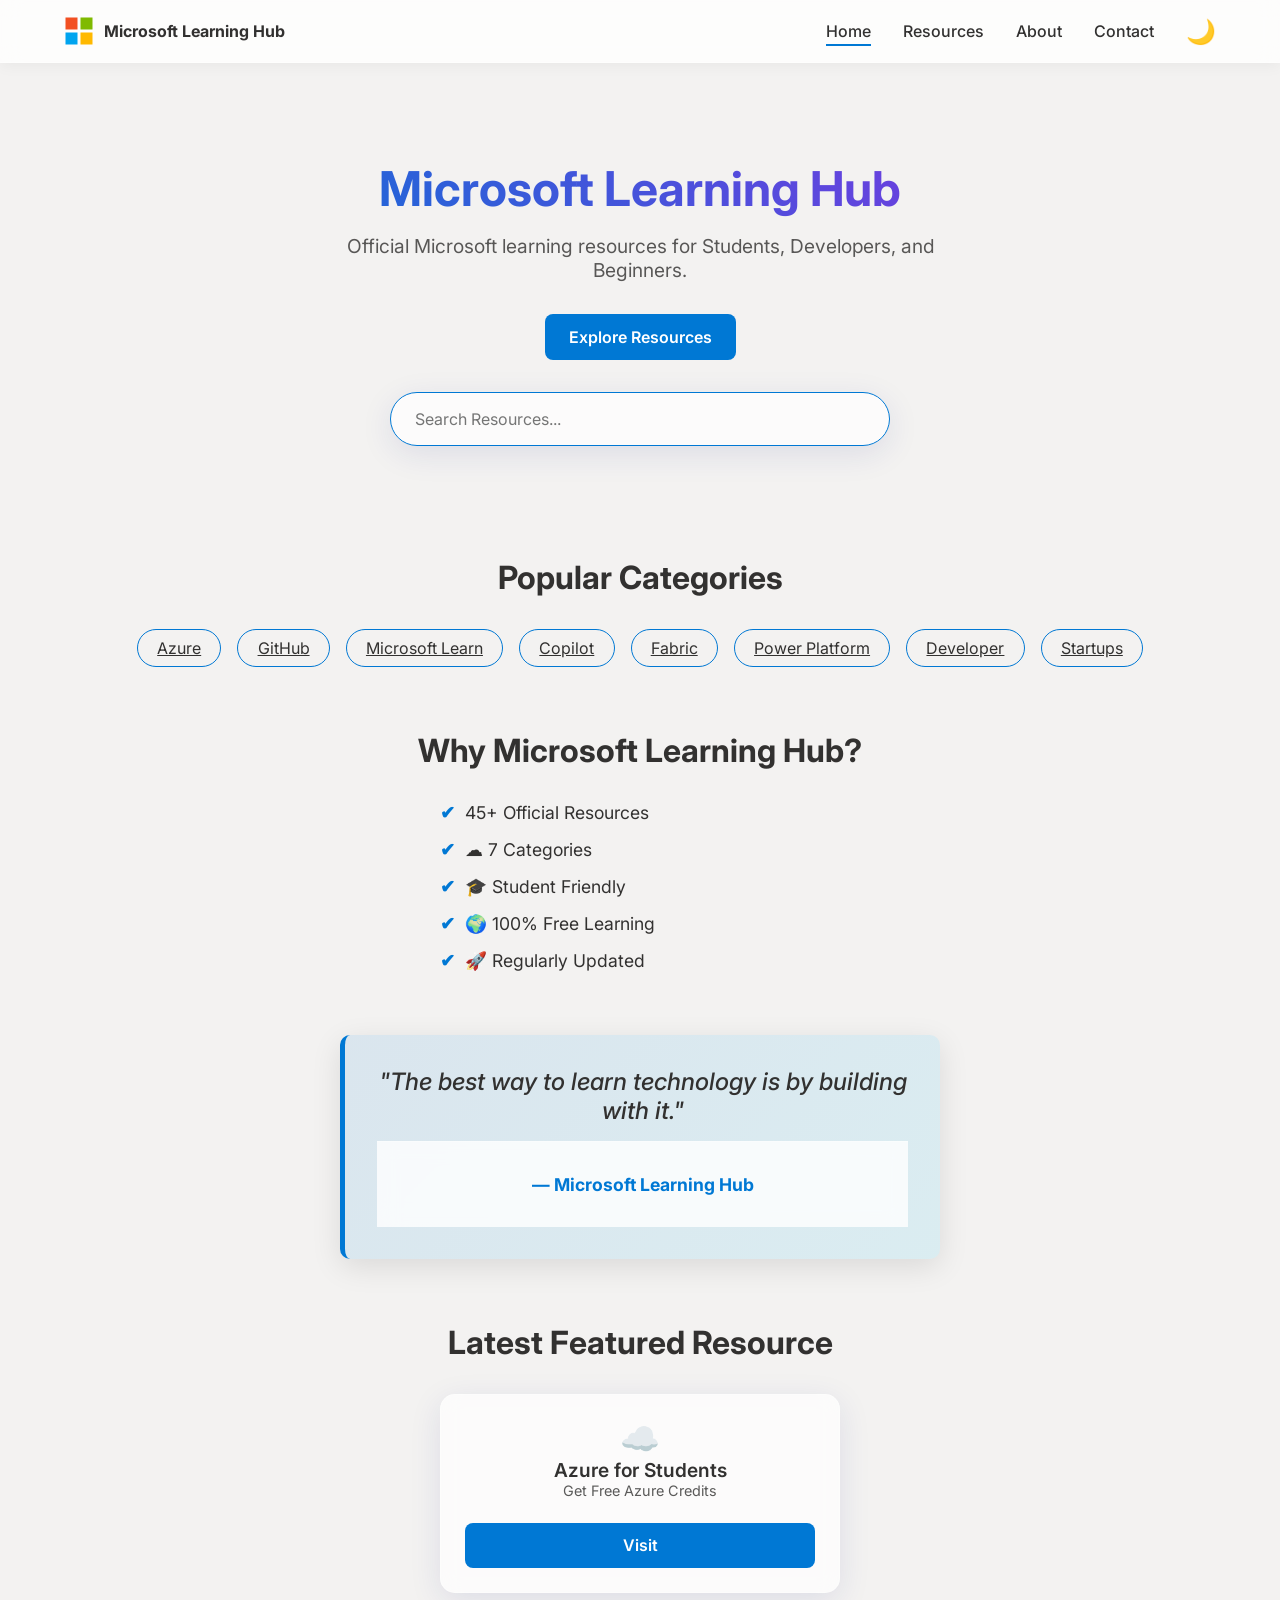
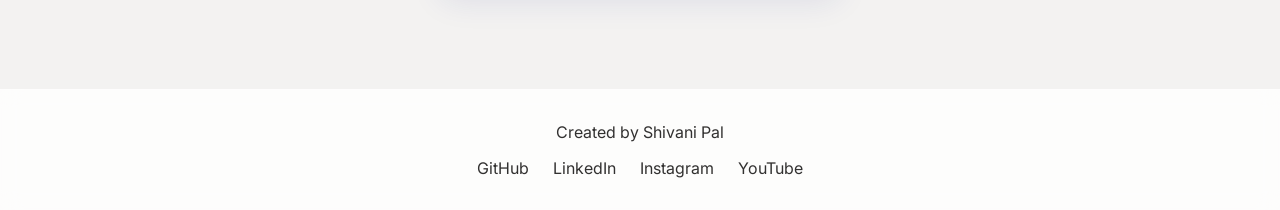
<file: index.html>
<!DOCTYPE html>
<html lang="en">
<head>
  <meta charset="UTF-8">
  <meta name="viewport" content="width=device-width, initial-scale=1.0">
  <title>Microsoft Learning Hub | Official Resources</title>
  <meta name="description" content="Learn Microsoft technologies from official resources, all in one place. Perfect for Students, Developers, and Beginners.">
  <link rel="stylesheet" href="css/style.css">
  <link rel="stylesheet" href="css/responsive.css">
  <!-- Google Fonts -->
  <link rel="preconnect" href="https://fonts.googleapis.com">
  <link rel="preconnect" href="https://fonts.gstatic.com" crossorigin>
  <link href="https://fonts.googleapis.com/css2?family=Inter:wght@300;400;500;600;700&display=swap" rel="stylesheet">
</head>
<body>

  <!-- Preloader -->
  <div id="preloader">
    <svg width="100" height="100" viewBox="0 0 100 100" xmlns="http://www.w3.org/2000/svg">
      <rect x="5" y="5" width="40" height="40" fill="#f25022"/>
      <rect x="55" y="5" width="40" height="40" fill="#7fba00"/>
      <rect x="5" y="55" width="40" height="40" fill="#00a4ef"/>
      <rect x="55" y="55" width="40" height="40" fill="#ffb900"/>
    </svg>
    <p style="margin-top: 15px; font-weight: 500;">Loading Microsoft Learning Hub...</p>
  </div>

  <!-- Navbar -->
  <nav>
    <a href="index.html" class="logo-container">
      <svg width="30" height="30" viewBox="0 0 100 100" xmlns="http://www.w3.org/2000/svg">
        <rect x="5" y="5" width="40" height="40" fill="#f25022"/>
        <rect x="55" y="5" width="40" height="40" fill="#7fba00"/>
        <rect x="5" y="55" width="40" height="40" fill="#00a4ef"/>
        <rect x="55" y="55" width="40" height="40" fill="#ffb900"/>
      </svg>
      <strong>Microsoft Learning Hub</strong>
    </a>
    <div class="nav-links">
      <a href="index.html" class="active">Home</a>
      <a href="resources.html">Resources</a>
      <a href="about.html">About</a>
      <a href="contact.html">Contact</a>
      <button id="themeToggle" class="theme-toggle" aria-label="Toggle Dark Mode">🌙</button>
    </div>
  </nav>

  <!-- Main Content -->
  <main>
    <section class="hero">
      <h1>Microsoft Learning Hub</h1>
      <p>Official Microsoft learning resources for Students, Developers, and Beginners.</p>
      <div style="margin-bottom: 2rem;">
        <a href="resources.html" class="btn">Explore Resources</a>
      </div>
      
      <div class="search-container">
        <input type="text" id="searchInput" class="search-input" placeholder="Search Resources..." onkeypress="if(event.key === 'Enter') window.location.href='resources.html'">
      </div>
    </section>

    <section>
      <h2 class="section-title">Popular Categories</h2>
      <div class="category-filters" style="margin-bottom: 2rem;">
        <a href="resources.html" class="filter-btn">Azure</a>
        <a href="resources.html" class="filter-btn">GitHub</a>
        <a href="resources.html" class="filter-btn">Microsoft Learn</a>
        <a href="resources.html" class="filter-btn">Copilot</a>
        <a href="resources.html" class="filter-btn">Fabric</a>
        <a href="resources.html" class="filter-btn">Power Platform</a>
        <a href="resources.html" class="filter-btn">Developer</a>
        <a href="resources.html" class="filter-btn">Startups</a>
      </div>
    </section>

    <section style="margin: 4rem 0;">
      <h2 class="section-title">Why Microsoft Learning Hub?</h2>
      <ul class="features-list">
        <li>45+ Official Resources</li>
        <li>☁ 7 Categories</li>
        <li>🎓 Student Friendly</li>
        <li>🌍 100% Free Learning</li>
        <li>🚀 Regularly Updated</li>
      </ul>

      <div style="margin: 4rem auto; max-width: 600px; text-align: center;">
        <blockquote style="
          font-size: 1.5rem; 
          font-weight: 500; 
          font-style: italic; 
          color: var(--text-color); 
          background: linear-gradient(135deg, rgba(0, 120, 212, 0.1), rgba(0, 188, 242, 0.1));
          border-left: 5px solid var(--primary-color); 
          padding: 2rem; 
          border-radius: 10px; 
          box-shadow: 0 8px 30px rgba(0,0,0,0.1);
        ">
          "The best way to learn technology is by building with it."
          <footer style="margin-top: 1rem; font-size: 1.1rem; font-style: normal; font-weight: bold; color: var(--primary-color);">
            — Microsoft Learning Hub
          </footer>
        </blockquote>
      </div>
    </section>

    <section style="margin: 4rem 0;">
      <h2 class="section-title">Latest Featured Resource</h2>
      <div class="card" style="max-width: 400px; margin: 0 auto; text-align: center;">
        <div class="card-icon">☁️</div>
        <h3 class="card-title">Azure for Students</h3>
        <p class="card-desc">Get Free Azure Credits</p>
        <a href="https://azure.microsoft.com/free/students?wt.mc_id=studentamb_551092" target="_blank" class="btn">Visit</a>
      </div>
    </section>

  </main>

  <!-- Back to Top -->
  <button id="backToTop" aria-label="Back to Top">↑</button>

  <!-- Footer -->
  <footer>
    <p>Created by Shivani Pal</p>
    <div class="social-links">
      <a href="https://github.com/shivv2430">GitHub</a>
      <a href="https://www.linkedin.com/in/shivv2430/">LinkedIn</a>
      <a href="https://www.instagram.com/shivani.learns/">Instagram</a>
      <a href="https://www.youtube.com/@Shivani.learns">YouTube</a>
    </div>
  </footer>

  <script src="js/script.js"></script>
</body>
</html>
</file>
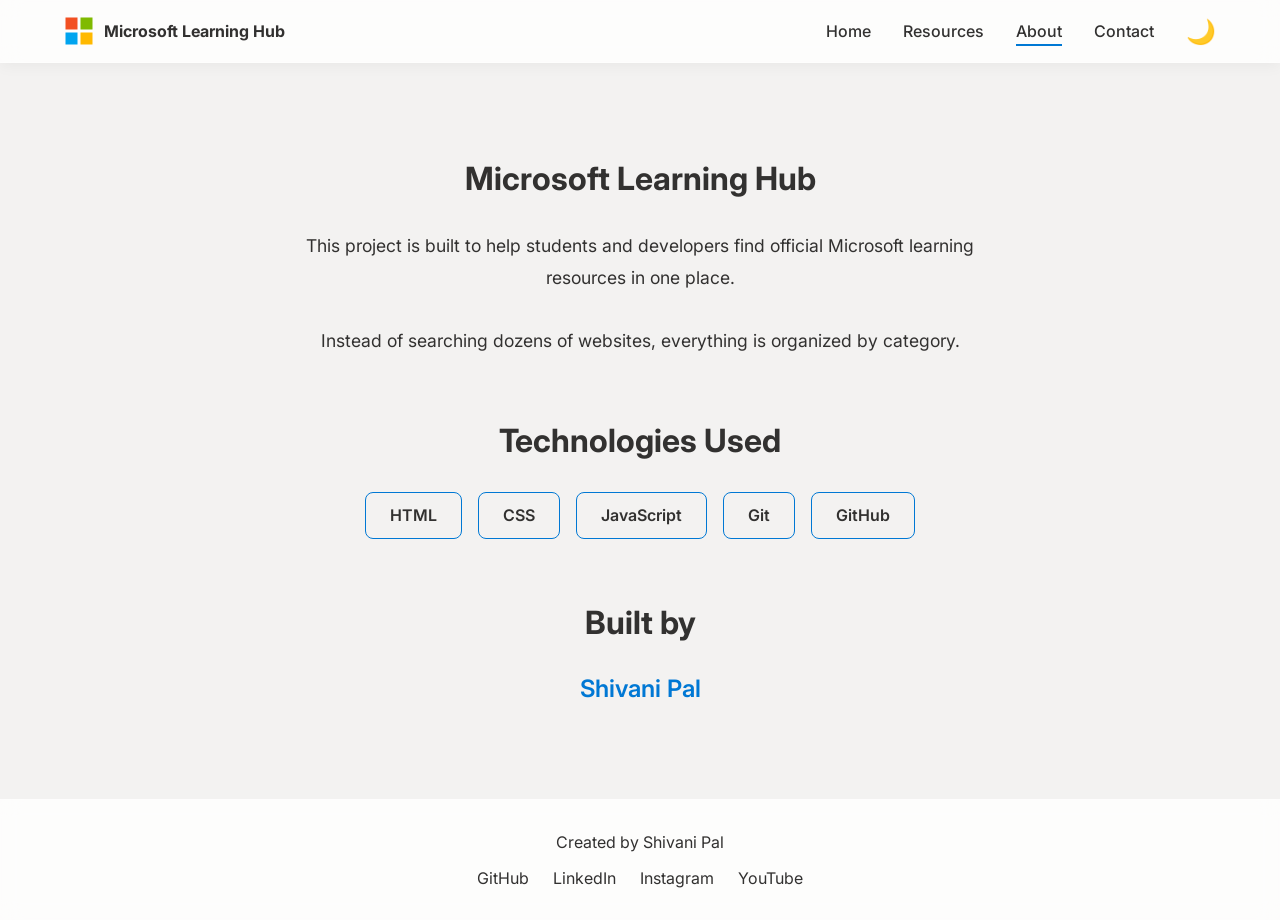
<file: about.html>
<!DOCTYPE html>
<html lang="en">
<head>
  <meta charset="UTF-8">
  <meta name="viewport" content="width=device-width, initial-scale=1.0">
  <title>About - Microsoft Learning Hub</title>
  <link rel="stylesheet" href="css/style.css">
  <link rel="stylesheet" href="css/responsive.css">
  <link rel="preconnect" href="https://fonts.googleapis.com">
  <link rel="preconnect" href="https://fonts.gstatic.com" crossorigin>
  <link href="https://fonts.googleapis.com/css2?family=Inter:wght@300;400;500;600;700&display=swap" rel="stylesheet">
</head>
<body>

  <!-- Preloader -->
  <div id="preloader">
    <svg width="100" height="100" viewBox="0 0 100 100" xmlns="http://www.w3.org/2000/svg">
      <rect x="5" y="5" width="40" height="40" fill="#f25022"/>
      <rect x="55" y="5" width="40" height="40" fill="#7fba00"/>
      <rect x="5" y="55" width="40" height="40" fill="#00a4ef"/>
      <rect x="55" y="55" width="40" height="40" fill="#ffb900"/>
    </svg>
    <p style="margin-top: 15px; font-weight: 500;">Loading About...</p>
  </div>

  <nav>
    <a href="index.html" class="logo-container">
      <svg width="30" height="30" viewBox="0 0 100 100" xmlns="http://www.w3.org/2000/svg">
        <rect x="5" y="5" width="40" height="40" fill="#f25022"/>
        <rect x="55" y="5" width="40" height="40" fill="#7fba00"/>
        <rect x="5" y="55" width="40" height="40" fill="#00a4ef"/>
        <rect x="55" y="55" width="40" height="40" fill="#ffb900"/>
      </svg>
      <strong>Microsoft Learning Hub</strong>
    </a>
    <div class="nav-links">
      <a href="index.html">Home</a>
      <a href="resources.html">Resources</a>
      <a href="about.html" class="active">About</a>
      <a href="contact.html">Contact</a>
      <button id="themeToggle" class="theme-toggle" aria-label="Toggle Dark Mode">🌙</button>
    </div>
  </nav>

  <main style="max-width: 800px; margin: 0 auto; text-align: center;">
    <section style="margin: 4rem 0;">
      <h1 class="section-title">Microsoft Learning Hub</h1>
      <p style="font-size: 1.1rem; line-height: 1.8; margin-bottom: 2rem;">
        This project is built to help students and developers find official Microsoft learning resources in one place.<br><br>
        Instead of searching dozens of websites, everything is organized by category.
      </p>
    </section>

    <section style="margin: 4rem 0;">
      <h2 class="section-title">Technologies Used</h2>
      <div style="display: flex; flex-wrap: wrap; justify-content: center; gap: 1rem;">
        <span class="btn btn-outline" style="cursor: default;">HTML</span>
        <span class="btn btn-outline" style="cursor: default;">CSS</span>
        <span class="btn btn-outline" style="cursor: default;">JavaScript</span>
        <span class="btn btn-outline" style="cursor: default;">Git</span>
        <span class="btn btn-outline" style="cursor: default;">GitHub</span>
      </div>
    </section>

    <section style="margin: 4rem 0;">
      <h2 class="section-title">Built by</h2>
      <p style="font-size: 1.5rem; font-weight: 600; color: var(--primary-color);">Shivani Pal</p>
    </section>
  </main>

  <button id="backToTop" aria-label="Back to Top">↑</button>

  <footer>
    <p>Created by Shivani Pal</p>
    <div class="social-links">
      <a href="https://github.com/shivv2430">GitHub</a>
      <a href="https://www.linkedin.com/in/shivv2430/">LinkedIn</a>
      <a href="https://www.instagram.com/shivani.learns/">Instagram</a>
      <a href="https://www.youtube.com/@Shivani.learns">YouTube</a>
    </div>
  </footer>

  <script src="js/script.js"></script>
</body>
</html>
</file>
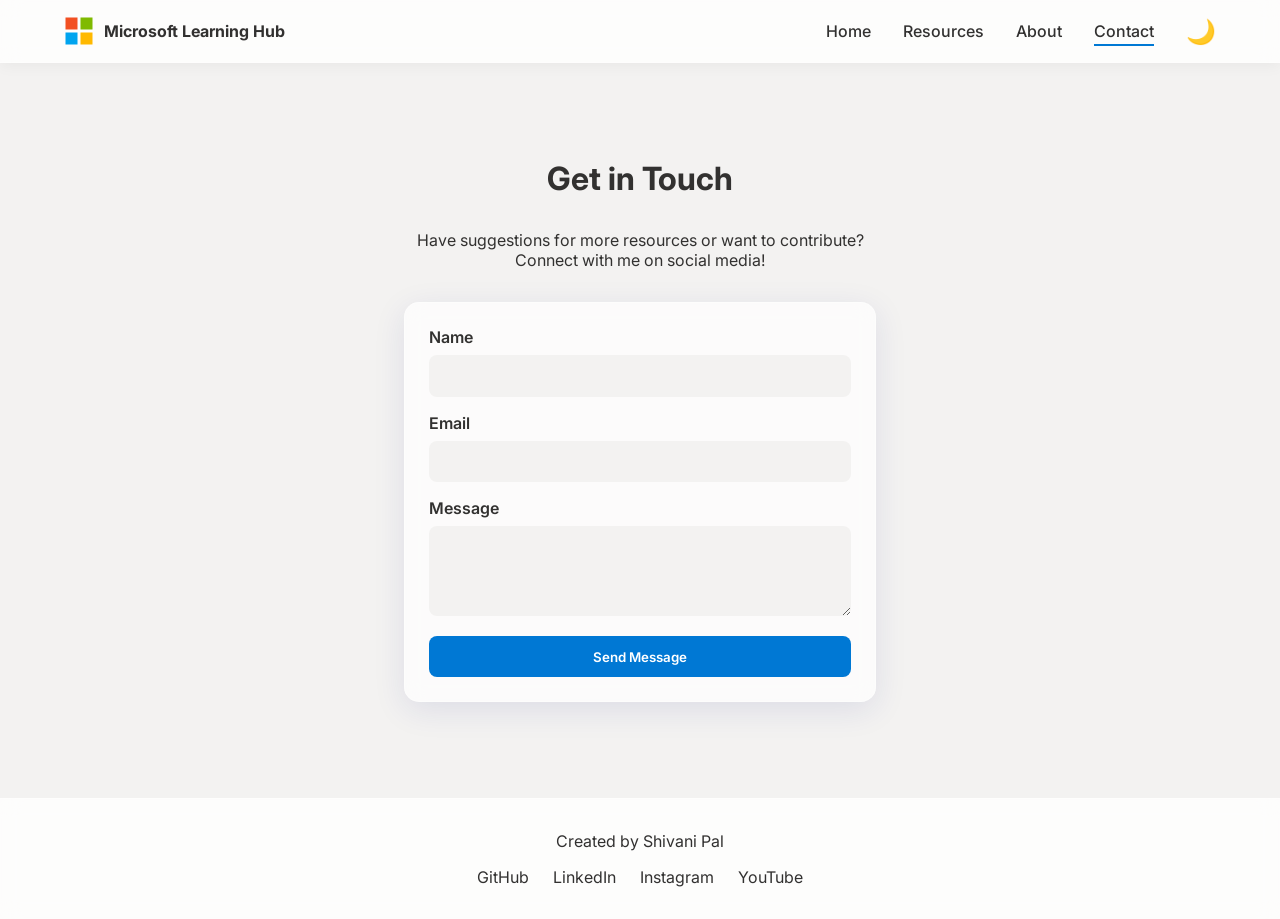
<file: contact.html>
<!DOCTYPE html>
<html lang="en">
<head>
  <meta charset="UTF-8">
  <meta name="viewport" content="width=device-width, initial-scale=1.0">
  <title>Contact - Microsoft Learning Hub</title>
  <link rel="stylesheet" href="css/style.css">
  <link rel="stylesheet" href="css/responsive.css">
  <link rel="preconnect" href="https://fonts.googleapis.com">
  <link rel="preconnect" href="https://fonts.gstatic.com" crossorigin>
  <link href="https://fonts.googleapis.com/css2?family=Inter:wght@300;400;500;600;700&display=swap" rel="stylesheet">
</head>
<body>

  <!-- Preloader -->
  <div id="preloader">
    <svg width="100" height="100" viewBox="0 0 100 100" xmlns="http://www.w3.org/2000/svg">
      <rect x="5" y="5" width="40" height="40" fill="#f25022"/>
      <rect x="55" y="5" width="40" height="40" fill="#7fba00"/>
      <rect x="5" y="55" width="40" height="40" fill="#00a4ef"/>
      <rect x="55" y="55" width="40" height="40" fill="#ffb900"/>
    </svg>
    <p style="margin-top: 15px; font-weight: 500;">Loading Contact...</p>
  </div>

  <nav>
    <a href="index.html" class="logo-container">
      <svg width="30" height="30" viewBox="0 0 100 100" xmlns="http://www.w3.org/2000/svg">
        <rect x="5" y="5" width="40" height="40" fill="#f25022"/>
        <rect x="55" y="5" width="40" height="40" fill="#7fba00"/>
        <rect x="5" y="55" width="40" height="40" fill="#00a4ef"/>
        <rect x="55" y="55" width="40" height="40" fill="#ffb900"/>
      </svg>
      <strong>Microsoft Learning Hub</strong>
    </a>
    <div class="nav-links">
      <a href="index.html">Home</a>
      <a href="resources.html">Resources</a>
      <a href="about.html">About</a>
      <a href="contact.html" class="active">Contact</a>
      <button id="themeToggle" class="theme-toggle" aria-label="Toggle Dark Mode">🌙</button>
    </div>
  </nav>

  <main style="max-width: 600px; margin: 0 auto; text-align: center;">
    <section style="margin: 4rem 0;">
      <h1 class="section-title">Get in Touch</h1>
      <p style="margin-bottom: 2rem;">Have suggestions for more resources or want to contribute? Connect with me on social media!</p>
      
      <div class="card" style="text-align: left; margin: 0 auto;">
        <form style="display: flex; flex-direction: column; gap: 1rem;" onsubmit="event.preventDefault(); alert('Message sent successfully!');">
          <div>
            <label style="font-weight: 600; display: block; margin-bottom: 0.5rem;">Name</label>
            <input type="text" required style="width: 100%; padding: 0.8rem; border-radius: 8px; border: 1px solid var(--glass-border); background: var(--bg-color); color: var(--text-color);">
          </div>
          <div>
            <label style="font-weight: 600; display: block; margin-bottom: 0.5rem;">Email</label>
            <input type="email" required style="width: 100%; padding: 0.8rem; border-radius: 8px; border: 1px solid var(--glass-border); background: var(--bg-color); color: var(--text-color);">
          </div>
          <div>
            <label style="font-weight: 600; display: block; margin-bottom: 0.5rem;">Message</label>
            <textarea required rows="4" style="width: 100%; padding: 0.8rem; border-radius: 8px; border: 1px solid var(--glass-border); background: var(--bg-color); color: var(--text-color);"></textarea>
          </div>
          <button type="submit" class="btn" style="width: 100%;">Send Message</button>
        </form>
      </div>
    </section>
  </main>

  <button id="backToTop" aria-label="Back to Top">↑</button>

  <footer>
    <p>Created by Shivani Pal</p>
    <div class="social-links">
      <a href="https://github.com/shivv2430">GitHub</a>
      <a href="https://www.linkedin.com/in/shivv2430/">LinkedIn</a>
      <a href="https://www.instagram.com/shivani.learns/">Instagram</a>
      <a href="https://www.youtube.com/@Shivani.learns">YouTube</a>
    </div>
  </footer>

  <script src="js/script.js"></script>
</body>
</html>
</file>
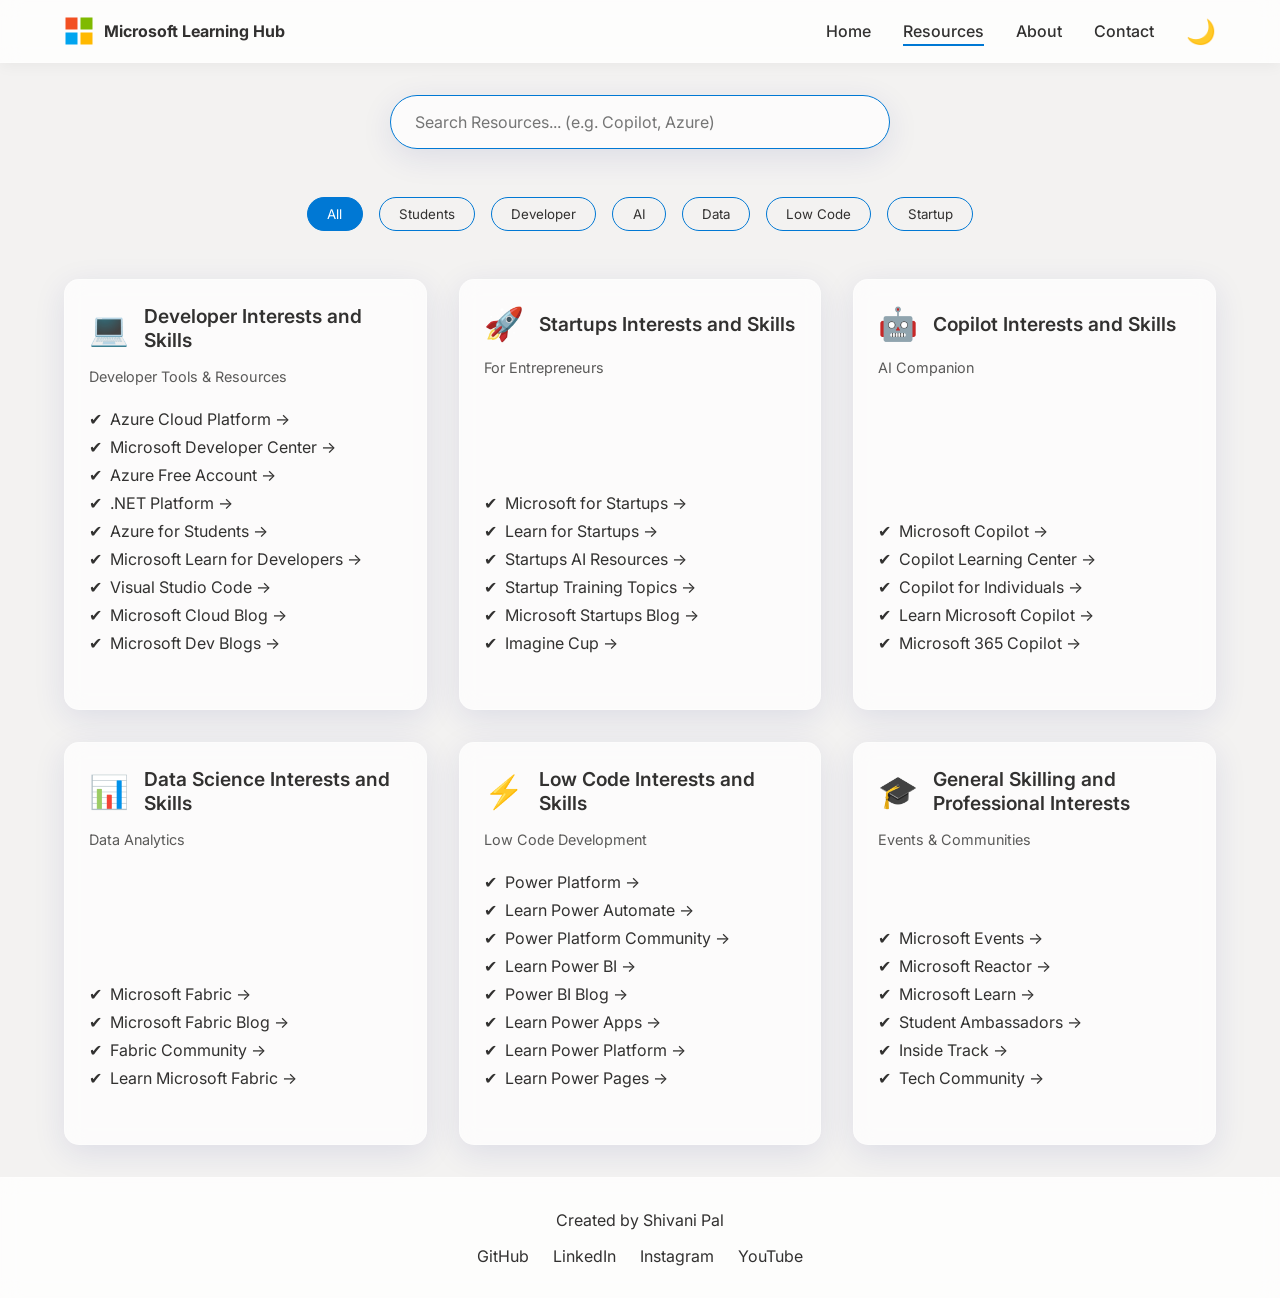
<file: resources.html>
<!DOCTYPE html>
<html lang="en">
<head>
  <meta charset="UTF-8">
  <meta name="viewport" content="width=device-width, initial-scale=1.0">
  <title>Resources - Microsoft Learning Hub</title>
  <link rel="stylesheet" href="css/style.css">
  <link rel="stylesheet" href="css/responsive.css">
  <link rel="preconnect" href="https://fonts.googleapis.com">
  <link rel="preconnect" href="https://fonts.gstatic.com" crossorigin>
  <link href="https://fonts.googleapis.com/css2?family=Inter:wght@300;400;500;600;700&display=swap" rel="stylesheet">
</head>
<body>
  
  <!-- Preloader -->
  <div id="preloader">
    <svg width="100" height="100" viewBox="0 0 100 100" xmlns="http://www.w3.org/2000/svg">
      <rect x="5" y="5" width="40" height="40" fill="#f25022"/>
      <rect x="55" y="5" width="40" height="40" fill="#7fba00"/>
      <rect x="5" y="55" width="40" height="40" fill="#00a4ef"/>
      <rect x="55" y="55" width="40" height="40" fill="#ffb900"/>
    </svg>
    <p style="margin-top: 15px; font-weight: 500;">Loading Resources...</p>
  </div>

  <nav>
    <a href="index.html" class="logo-container">
      <svg width="30" height="30" viewBox="0 0 100 100" xmlns="http://www.w3.org/2000/svg">
        <rect x="5" y="5" width="40" height="40" fill="#f25022"/>
        <rect x="55" y="5" width="40" height="40" fill="#7fba00"/>
        <rect x="5" y="55" width="40" height="40" fill="#00a4ef"/>
        <rect x="55" y="55" width="40" height="40" fill="#ffb900"/>
      </svg>
      <strong>Microsoft Learning Hub</strong>
    </a>
    <div class="nav-links">
      <a href="index.html">Home</a>
      <a href="resources.html" class="active">Resources</a>
      <a href="about.html">About</a>
      <a href="contact.html">Contact</a>
      <button id="themeToggle" class="theme-toggle" aria-label="Toggle Dark Mode">🌙</button>
    </div>
  </nav>

  <main>
    <div class="search-container">
      <input type="text" id="searchInput" class="search-input" placeholder="Search Resources... (e.g. Copilot, Azure)">
    </div>

    <div class="category-filters">
      <button class="filter-btn active" data-filter="all">All</button>
      <button class="filter-btn" data-filter="students">Students</button>
      <button class="filter-btn" data-filter="developer">Developer</button>
      <button class="filter-btn" data-filter="ai">AI</button>
      <button class="filter-btn" data-filter="data">Data</button>
      <button class="filter-btn" data-filter="lowcode">Low Code</button>
      <button class="filter-btn" data-filter="startup">Startup</button>
    </div>

    <div class="grid">
      
      <!-- Developer Card -->
      <div class="card" data-category="developer">
        <div class="card-header">
          <div class="card-icon">💻</div>
          <h3 class="card-title">Developer Interests and Skills</h3>
        </div>
        <div class="card-desc">Developer Tools & Resources</div>
        <ul class="card-links">
          <li>✔ <a href="https://azure.microsoft.com?wt.mc_id=studentamb_551092" target="_blank">Azure Cloud Platform →</a></li>
          <li>✔ <a href="https://developer.microsoft.com?wt.mc_id=studentamb_551092" target="_blank">Microsoft Developer Center →</a></li>
          <li>✔ <a href="https://azure.microsoft.com/free?wt.mc_id=studentamb_551092" target="_blank">Azure Free Account →</a></li>
          <li>✔ <a href="https://dotnet.microsoft.com?wt.mc_id=studentamb_551092" target="_blank">.NET Platform →</a></li>
          <li>✔ <a href="https://azure.microsoft.com/free/students?wt.mc_id=studentamb_551092" target="_blank">Azure for Students →</a></li>
          <li>✔ <a href="https://learn.microsoft.com/developer?wt.mc_id=studentamb_551092" target="_blank">Microsoft Learn for Developers →</a></li>
          <li>✔ <a href="https://code.visualstudio.com?wt.mc_id=studentamb_551092" target="_blank">Visual Studio Code →</a></li>
          <li>✔ <a href="https://microsoft.com/microsoft-cloud/blog?wt.mc_id=studentamb_551092" target="_blank">Microsoft Cloud Blog →</a></li>
          <li>✔ <a href="https://devblogs.microsoft.com?wt.mc_id=studentamb_551092" target="_blank">Microsoft Dev Blogs →</a></li>
        </ul>
      </div>

      <!-- Startups Card -->
      <div class="card" data-category="startup">
        <div class="card-header">
          <div class="card-icon">🚀</div>
          <h3 class="card-title">Startups Interests and Skills</h3>
        </div>
        <div class="card-desc">For Entrepreneurs</div>
        <ul class="card-links">
          <li>✔ <a href="https://microsoft.com/startups?wt.mc_id=studentamb_551092" target="_blank">Microsoft for Startups →</a></li>
          <li>✔ <a href="https://learn.microsoft.com/startups?wt.mc_id=studentamb_551092" target="_blank">Learn for Startups →</a></li>
          <li>✔ <a href="https://microsoft.com/startups/ai?wt.mc_id=studentamb_551092" target="_blank">Startups AI Resources →</a></li>
          <li>✔ <a href="https://learn.microsoft.com/training/topics/startups?wt.mc_id=studentamb_551092" target="_blank">Startup Training Topics →</a></li>
          <li>✔ <a href="https://microsoft.com/startups/blog?wt.mc_id=studentamb_551092" target="_blank">Microsoft Startups Blog →</a></li>
          <li>✔ <a href="https://imaginecup.microsoft.com?wt.mc_id=studentamb_551092" target="_blank">Imagine Cup →</a></li>
        </ul>
      </div>

      <!-- Copilot Card -->
      <div class="card" data-category="ai">
        <div class="card-header">
          <div class="card-icon">🤖</div>
          <h3 class="card-title">Copilot Interests and Skills</h3>
        </div>
        <div class="card-desc">AI Companion</div>
        <ul class="card-links">
          <li>✔ <a href="https://copilot.microsoft.com?wt.mc_id=studentamb_551092" target="_blank">Microsoft Copilot →</a></li>
          <li>✔ <a href="https://microsoft.com/microsoft-365/copilot-learning-center?wt.mc_id=studentamb_551092" target="_blank">Copilot Learning Center →</a></li>
          <li>✔ <a href="https://microsoft.com/microsoft-copilot/for-individuals?wt.mc_id=studentamb_551092" target="_blank">Copilot for Individuals →</a></li>
          <li>✔ <a href="https://learn.microsoft.com/copilot?wt.mc_id=studentamb_551092" target="_blank">Learn Microsoft Copilot →</a></li>
          <li>✔ <a href="https://microsoft.com/microsoft-365-copilot?wt.mc_id=studentamb_551092" target="_blank">Microsoft 365 Copilot →</a></li>
        </ul>
      </div>

      <!-- Data Science Card -->
      <div class="card" data-category="data">
        <div class="card-header">
          <div class="card-icon">📊</div>
          <h3 class="card-title">Data Science Interests and Skills</h3>
        </div>
        <div class="card-desc">Data Analytics</div>
        <ul class="card-links">
          <li>✔ <a href="https://microsoft.com/microsoft-fabric?wt.mc_id=studentamb_551092" target="_blank">Microsoft Fabric →</a></li>
          <li>✔ <a href="https://blog.fabric.microsoft.com?wt.mc_id=studentamb_551092" target="_blank">Microsoft Fabric Blog →</a></li>
          <li>✔ <a href="https://community.fabric.microsoft.com?wt.mc_id=studentamb_551092" target="_blank">Fabric Community →</a></li>
          <li>✔ <a href="https://learn.microsoft.com/fabric?wt.mc_id=studentamb_551092" target="_blank">Learn Microsoft Fabric →</a></li>
        </ul>
      </div>

      <!-- Low Code Card -->
      <div class="card" data-category="lowcode">
        <div class="card-header">
          <div class="card-icon">⚡</div>
          <h3 class="card-title">Low Code Interests and Skills</h3>
        </div>
        <div class="card-desc">Low Code Development</div>
        <ul class="card-links">
          <li>✔ <a href="https://microsoft.com/power-platform?wt.mc_id=studentamb_551092" target="_blank">Power Platform →</a></li>
          <li>✔ <a href="https://learn.microsoft.com/power-automate?wt.mc_id=studentamb_551092" target="_blank">Learn Power Automate →</a></li>
          <li>✔ <a href="https://community.powerplatform.com?wt.mc_id=studentamb_551092" target="_blank">Power Platform Community →</a></li>
          <li>✔ <a href="https://learn.microsoft.com/power-bi?wt.mc_id=studentamb_551092" target="_blank">Learn Power BI →</a></li>
          <li>✔ <a href="https://powerbi.microsoft.com/blog?wt.mc_id=studentamb_551092" target="_blank">Power BI Blog →</a></li>
          <li>✔ <a href="https://learn.microsoft.com/power-apps?wt.mc_id=studentamb_551092" target="_blank">Learn Power Apps →</a></li>
          <li>✔ <a href="https://learn.microsoft.com/power-platform?wt.mc_id=studentamb_551092" target="_blank">Learn Power Platform →</a></li>
          <li>✔ <a href="https://learn.microsoft.com/power-pages?wt.mc_id=studentamb_551092" target="_blank">Learn Power Pages →</a></li>
        </ul>
      </div>

      <!-- General Skilling Card -->
      <div class="card" data-category="students">
        <div class="card-header">
          <div class="card-icon">🎓</div>
          <h3 class="card-title">General Skilling and Professional Interests</h3>
        </div>
        <div class="card-desc">Events & Communities</div>
        <ul class="card-links">
          <li>✔ <a href="https://events.microsoft.com?wt.mc_id=studentamb_551092" target="_blank">Microsoft Events →</a></li>
          <li>✔ <a href="https://reactor.microsoft.com?wt.mc_id=studentamb_551092" target="_blank">Microsoft Reactor →</a></li>
          <li>✔ <a href="https://learn.microsoft.com?wt.mc_id=studentamb_551092" target="_blank">Microsoft Learn →</a></li>
          <li>✔ <a href="https://studentambassadors.microsoft.com?wt.mc_id=studentamb_551092" target="_blank">Student Ambassadors →</a></li>
          <li>✔ <a href="https://microsoft.com/insidetrack?wt.mc_id=studentamb_551092" target="_blank">Inside Track →</a></li>
          <li>✔ <a href="https://techcommunity.microsoft.com?wt.mc_id=studentamb_551092" target="_blank">Tech Community →</a></li>
        </ul>
      </div>

    </div>
  </main>

  <button id="backToTop" aria-label="Back to Top">↑</button>

  <footer>
    <p>Created by Shivani Pal</p>
    <div class="social-links">
      <a href="https://github.com/shivv2430">GitHub</a>
      <a href="https://www.linkedin.com/in/shivv2430/">LinkedIn</a>
      <a href="https://www.instagram.com/shivani.learns/">Instagram</a>
      <a href="https://www.youtube.com/@Shivani.learns">YouTube</a>
    </div>
  </footer>

  <script src="js/script.js"></script>
</body>
</html>
</file>
<file: css/style.css>
:root {
  --primary-color: #0078d4;
  --secondary-color: #2b88d8;
  --bg-color: #f3f2f1;
  --card-bg: rgba(255, 255, 255, 0.7);
  --text-color: #323130;
  --nav-bg: rgba(255, 255, 255, 0.8);
  --glass-border: 1px solid rgba(255, 255, 255, 0.3);
  --shadow: 0 8px 32px 0 rgba(31, 38, 135, 0.1);
  --transition: all 0.3s ease;
}

[data-theme="dark"] {
  --primary-color: #4da8da;
  --secondary-color: #6bb9f0;
  --bg-color: #111111;
  --card-bg: rgba(30, 30, 30, 0.7);
  --text-color: #f3f2f1;
  --nav-bg: rgba(17, 17, 17, 0.8);
  --glass-border: 1px solid rgba(255, 255, 255, 0.1);
  --shadow: 0 8px 32px 0 rgba(0, 0, 0, 0.5);
}

* {
  margin: 0;
  padding: 0;
  box-sizing: border-box;
  font-family: 'Inter', 'Segoe UI', Tahoma, Geneva, Verdana, sans-serif;
}

body {
  background-color: var(--bg-color);
  color: var(--text-color);
  transition: var(--transition);
  min-height: 100vh;
  display: flex;
  flex-direction: column;
  overflow-x: hidden;
}

/* Preloader */
#preloader {
  position: fixed;
  top: 0;
  left: 0;
  width: 100%;
  height: 100%;
  background-color: var(--bg-color);
  display: flex;
  flex-direction: column;
  justify-content: center;
  align-items: center;
  z-index: 9999;
  transition: opacity 0.5s ease, visibility 0.5s;
}
#preloader img {
  width: 100px;
  animation: pulse 1.5s infinite alternate;
}
@keyframes pulse {
  0% { transform: scale(1); opacity: 0.8; }
  100% { transform: scale(1.1); opacity: 1; }
}

/* Navbar */
nav {
  position: sticky;
  top: 0;
  width: 100%;
  background: var(--nav-bg);
  backdrop-filter: blur(10px);
  border-bottom: var(--glass-border);
  display: flex;
  justify-content: space-between;
  align-items: center;
  padding: 1rem 5%;
  z-index: 1000;
  box-shadow: 0 2px 15px rgba(0,0,0,0.05);
}
.logo-container {
  display: flex;
  align-items: center;
  gap: 10px;
  text-decoration: none;
  color: var(--text-color);
}
.logo-container img {
  width: 40px;
}
.nav-links {
  display: flex;
  gap: 2rem;
  align-items: center;
}
.nav-links a {
  text-decoration: none;
  color: var(--text-color);
  font-weight: 500;
  position: relative;
  transition: var(--transition);
}
.nav-links a::after {
  content: '';
  position: absolute;
  width: 0;
  height: 2px;
  bottom: -5px;
  left: 0;
  background-color: var(--primary-color);
  transition: var(--transition);
}
.nav-links a:hover::after,
.nav-links a.active::after {
  width: 100%;
}
.theme-toggle {
  background: none;
  border: none;
  font-size: 1.5rem;
  cursor: pointer;
  color: var(--text-color);
}

/* Main Container */
main {
  flex: 1;
  padding: 2rem 5%;
}

/* Buttons */
.btn {
  display: inline-block;
  padding: 0.8rem 1.5rem;
  background: var(--primary-color);
  color: #fff;
  text-decoration: none;
  border-radius: 8px;
  font-weight: 600;
  transition: var(--transition);
  border: none;
  cursor: pointer;
}
.btn:hover {
  background: var(--secondary-color);
  transform: translateY(-2px);
  box-shadow: 0 4px 10px rgba(0,120,212,0.3);
}

/* Hero Section */
.hero {
  text-align: center;
  padding: 4rem 0;
}
.hero h1 {
  font-size: 3rem;
  margin-bottom: 1rem;
  background: linear-gradient(45deg, var(--primary-color), #8e2de2);
  -webkit-background-clip: text;
  -webkit-text-fill-color: transparent;
}
.hero p {
  font-size: 1.2rem;
  max-width: 600px;
  margin: 0 auto 2rem;
  color: var(--text-color);
  opacity: 0.8;
}

/* Search Bar */
.search-container {
  max-width: 500px;
  margin: 0 auto 3rem;
  position: relative;
}
.search-input {
  width: 100%;
  padding: 1rem 1.5rem;
  border-radius: 30px;
  border: 1px solid var(--primary-color);
  background: var(--card-bg);
  backdrop-filter: blur(5px);
  color: var(--text-color);
  font-size: 1rem;
  outline: none;
  box-shadow: var(--shadow);
}
.search-input:focus {
  border-color: var(--secondary-color);
}

/* Category Filter Buttons */
.category-filters {
  display: flex;
  flex-wrap: wrap;
  justify-content: center;
  gap: 1rem;
  margin-bottom: 3rem;
}
.filter-btn {
  padding: 0.5rem 1.2rem;
  border-radius: 20px;
  border: 1px solid var(--primary-color);
  background: transparent;
  color: var(--text-color);
  cursor: pointer;
  transition: var(--transition);
}
.filter-btn:hover, .filter-btn.active {
  background: var(--primary-color);
  color: #fff;
}

/* Grid Layout for Cards */
.grid {
  display: grid;
  grid-template-columns: repeat(auto-fill, minmax(300px, 1fr));
  gap: 2rem;
}

/* Cards */
.card {
  height: 100%;
  background: var(--card-bg);
  backdrop-filter: blur(10px);
  border: var(--glass-border);
  border-radius: 15px;
  padding: 1.5rem;
  box-shadow: var(--shadow);
  transition: var(--transition);
  display: flex;
  flex-direction: column;
}
.card:hover {
  transform: translateY(-5px);
  box-shadow: 0 12px 40px rgba(0,0,0,0.15);
}
.card-header {
  display: flex;
  align-items: center;
  gap: 15px;
  margin-bottom: 1rem;
}
.card-icon {
  font-size: 2rem;
}
.card-title {
  font-size: 1.2rem;
  font-weight: 600;
}
.card-desc {
  font-size: 0.9rem;
  opacity: 0.8;
  margin-bottom: 1.5rem;
  flex-grow: 1;
}
.card-links {
  list-style: none;
  margin-bottom: 1.5rem;
}
.card-links li {
  margin-bottom: 0.5rem;
  display: flex;
  align-items: center;
  gap: 8px;
}
.card-actions {
  display: flex;
  gap: 10px;
  margin-top: auto;
}
.btn-outline {
  background: transparent;
  border: 1px solid var(--primary-color);
  color: var(--text-color);
}
.btn-outline:hover {
  background: var(--primary-color);
  color: #fff;
}

/* Sections */
.section-title {
  text-align: center;
  margin-bottom: 2rem;
  font-size: 2rem;
}

/* Features List */
.features-list {
  list-style: none;
  max-width: 400px;
  margin: 0 auto;
}
.features-list li {
  margin-bottom: 1rem;
  font-size: 1.1rem;
  display: flex;
  align-items: center;
  gap: 10px;
}
.features-list li::before {
  content: '✔';
  color: var(--primary-color);
  font-weight: bold;
}

/* Footer */
footer {
  text-align: center;
  padding: 2rem 5%;
  background: var(--nav-bg);
  backdrop-filter: blur(10px);
  border-top: var(--glass-border);
  margin-top: auto;
}
.social-links {
  margin-top: 1rem;
  display: flex;
  justify-content: center;
  gap: 1.5rem;
}
.social-links a {
  color: var(--text-color);
  text-decoration: none;
  transition: var(--transition);
}
.social-links a:hover {
  color: var(--primary-color);
}

/* Back to Top */
#backToTop {
  position: fixed;
  bottom: 30px;
  right: 30px;
  background: var(--primary-color);
  color: #fff;
  width: 45px;
  height: 45px;
  border-radius: 50%;
  border: none;
  font-size: 1.5rem;
  cursor: pointer;
  display: none;
  align-items: center;
  justify-content: center;
  box-shadow: var(--shadow);
  transition: var(--transition);
  z-index: 1000;
}
#backToTop:hover {
  background: var(--secondary-color);
  transform: translateY(-3px);
}

/* Utility Classes */
.hidden {
  display: none !important;
}

.card-links a {
  color: var(--text-color);
  text-decoration: none;
  transition: var(--transition);
}
.card-links a:hover {
  color: var(--primary-color);
  text-decoration: underline;
}
</file>
<file: css/responsive.css>
@media (max-width: 768px) {
  nav {
    flex-direction: column;
    gap: 1rem;
    padding: 1rem;
  }
  .nav-links {
    flex-wrap: wrap;
    justify-content: center;
    gap: 1rem;
  }
  .hero h1 {
    font-size: 2rem;
  }
  .hero p {
    font-size: 1rem;
  }
  .category-filters {
    gap: 0.5rem;
  }
  .filter-btn {
    padding: 0.4rem 1rem;
    font-size: 0.9rem;
  }
  .grid {
    grid-template-columns: 1fr;
  }
  #backToTop {
    bottom: 20px;
    right: 20px;
  }
}
</file>
